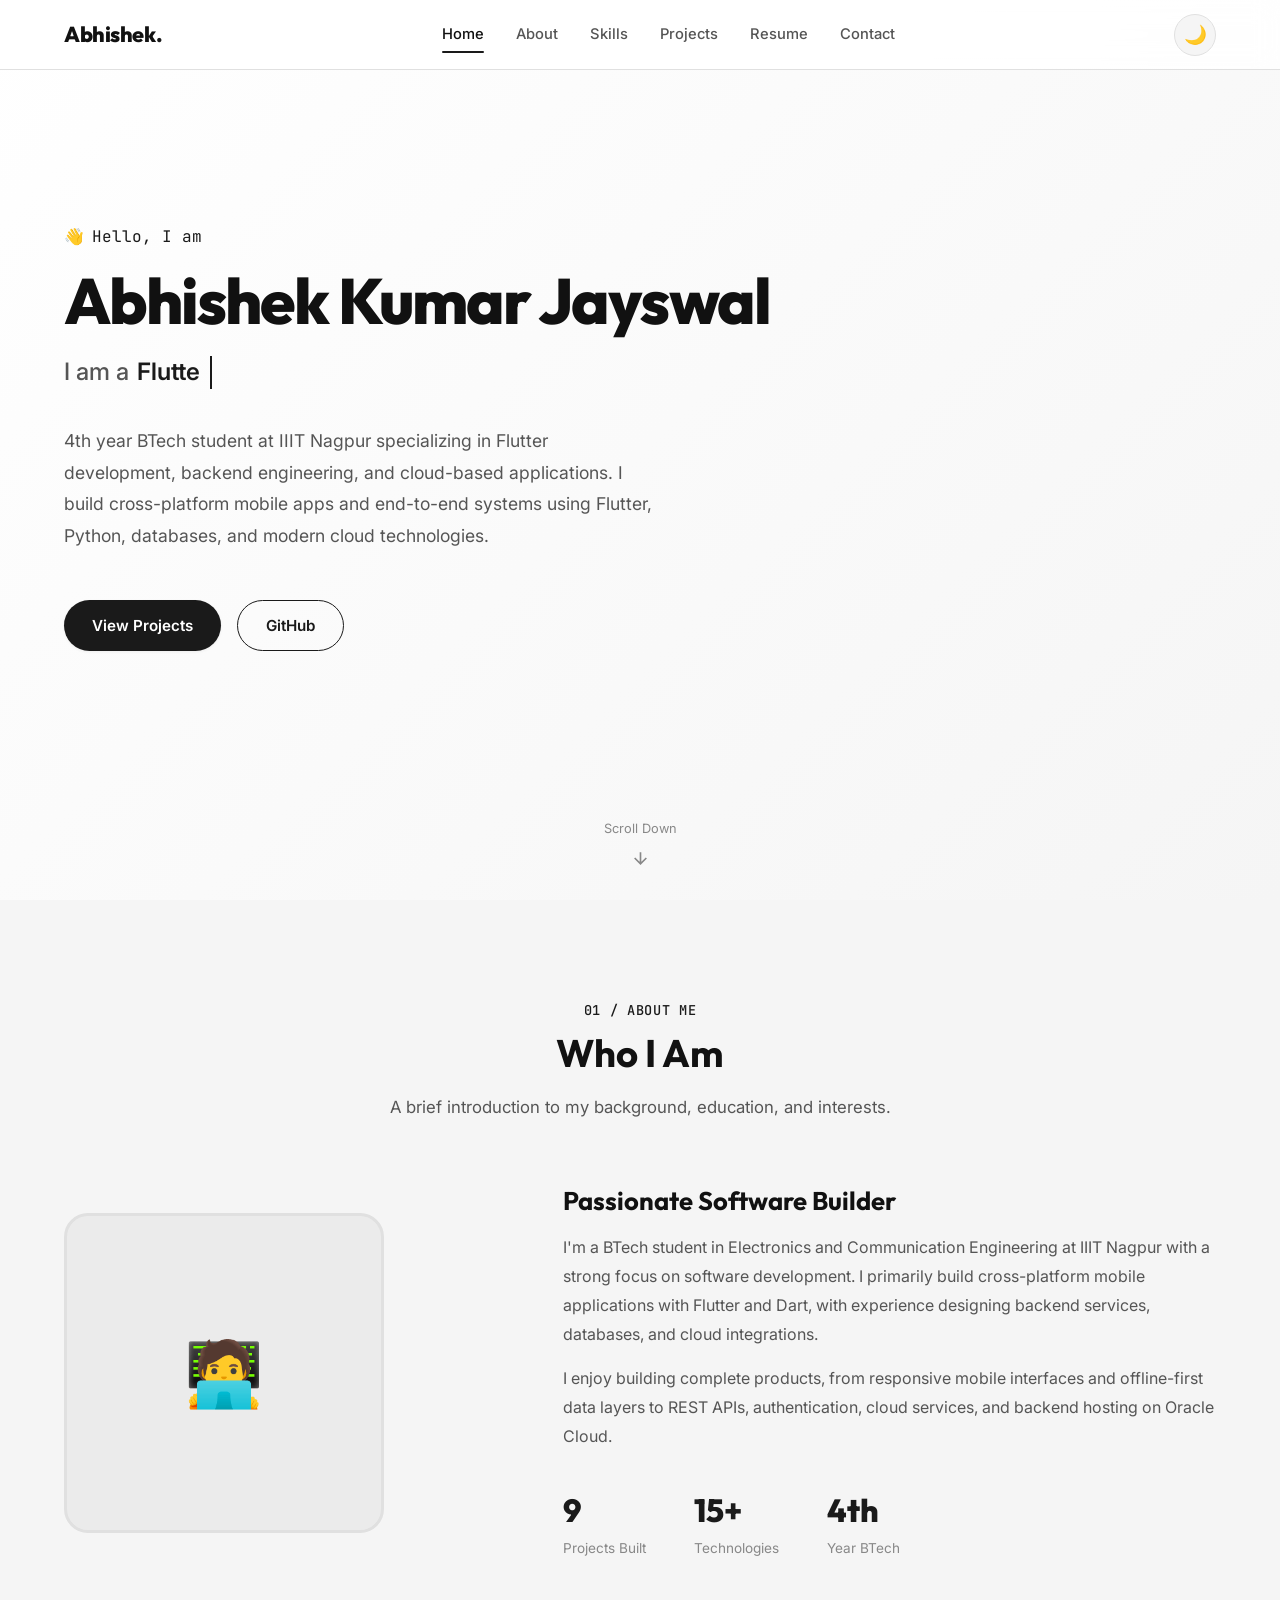
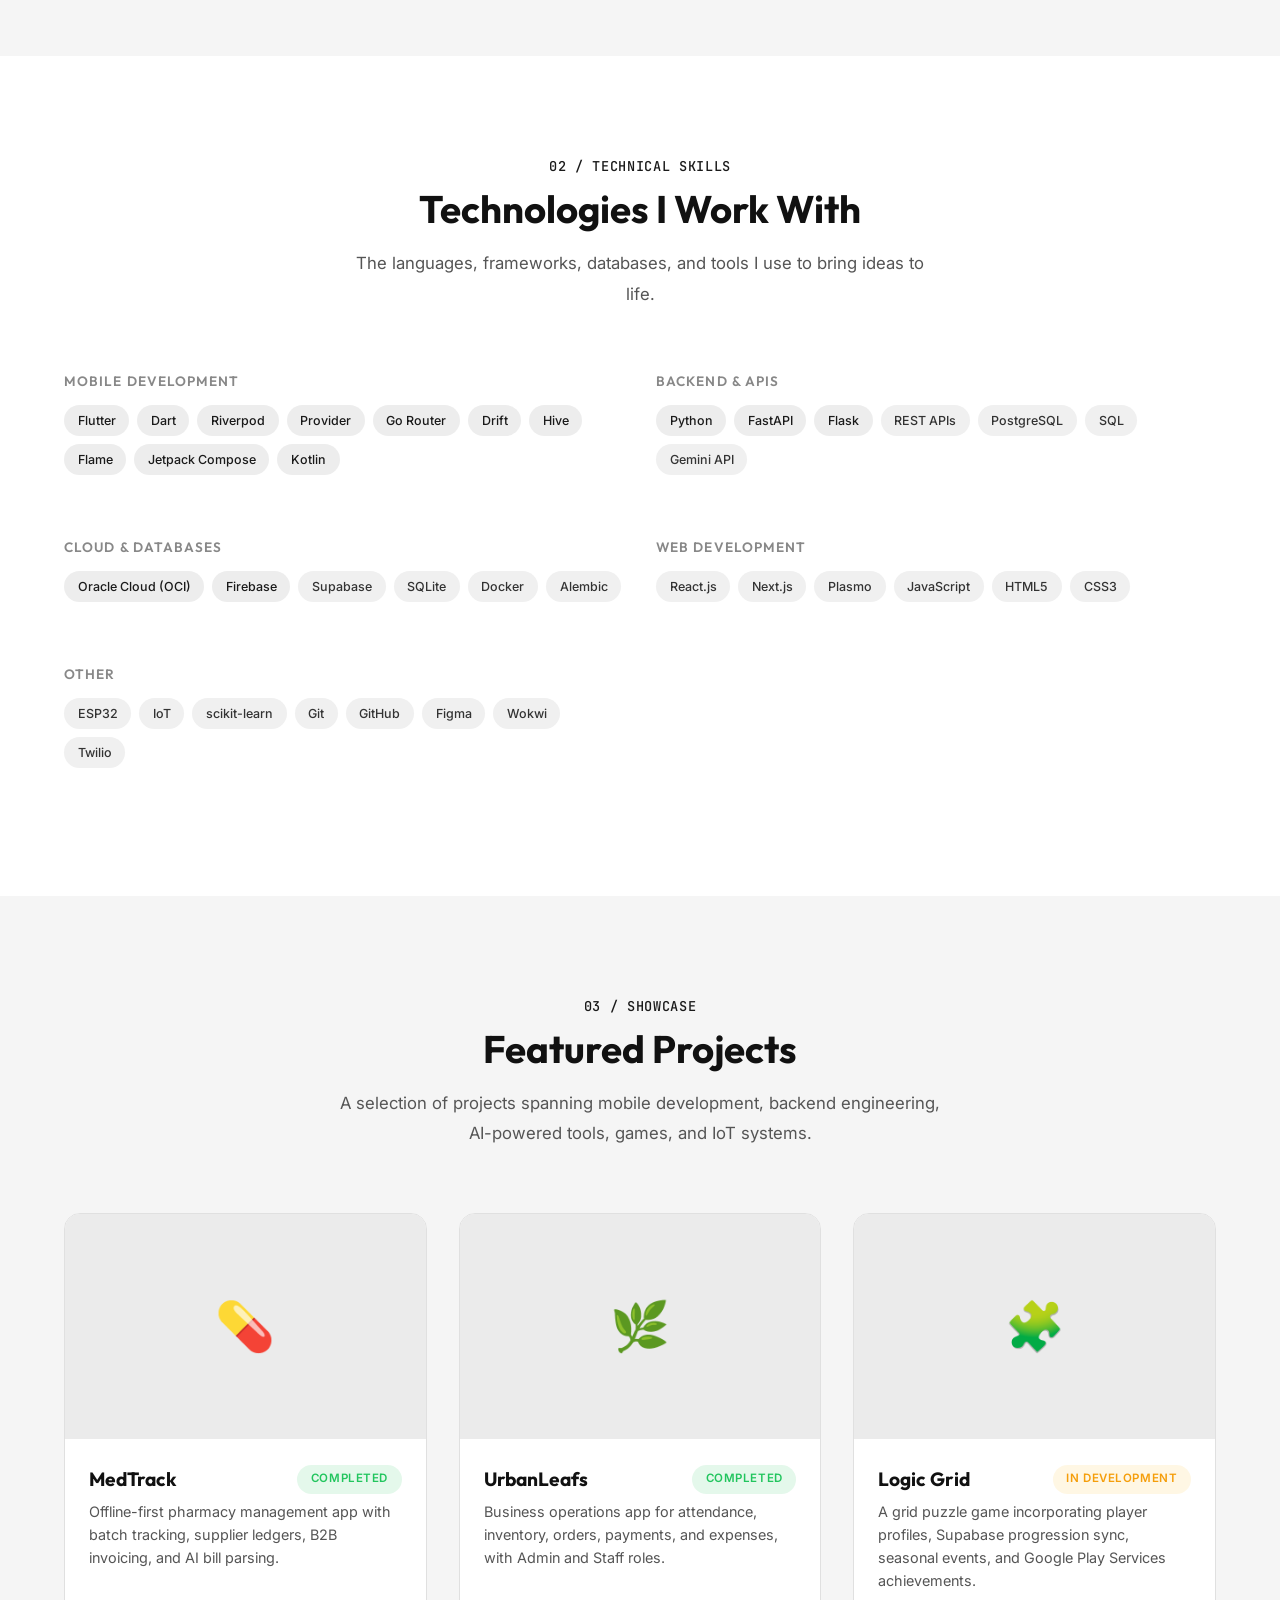
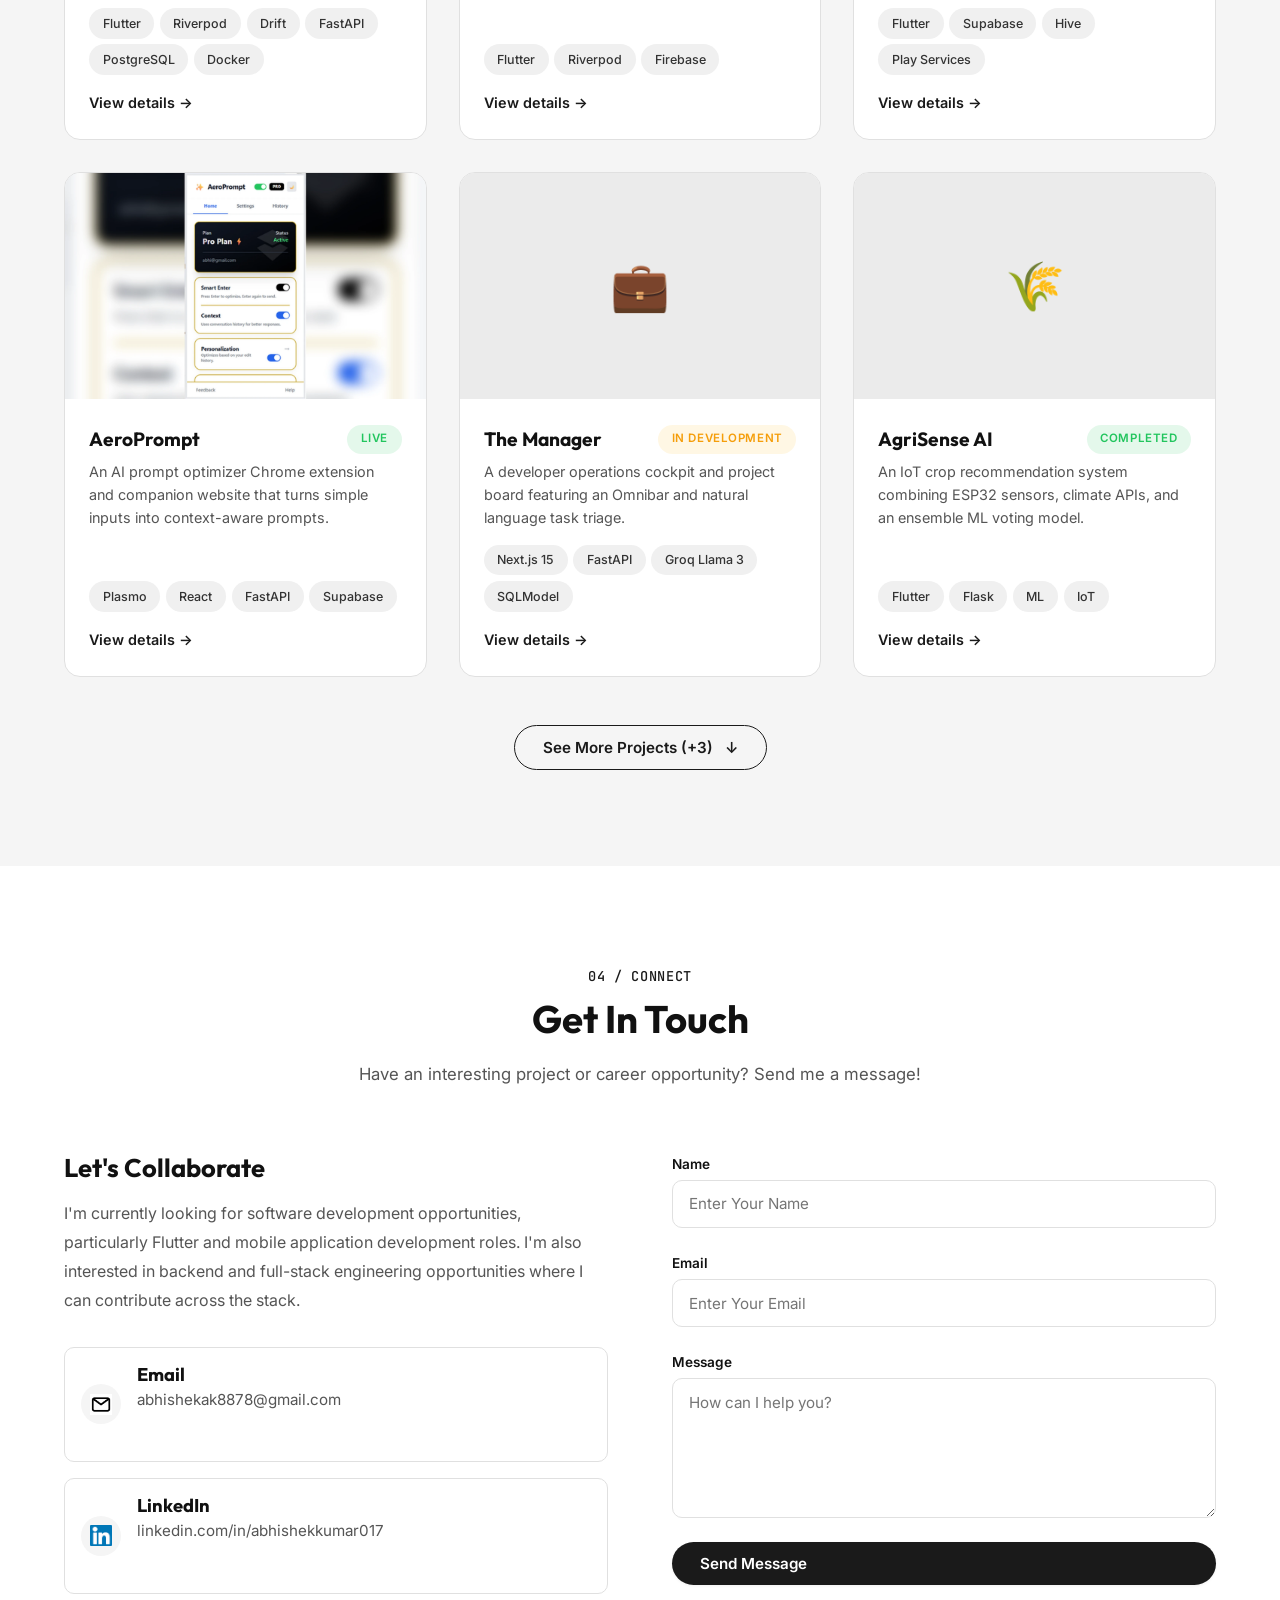
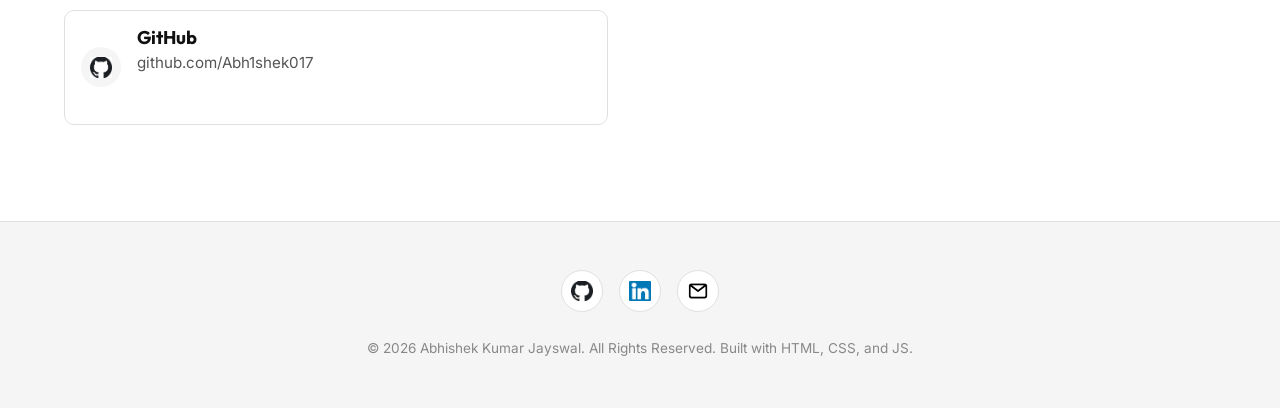
<file: index.html>
<!DOCTYPE html>
<html lang="en" data-theme="light">
<head>
  <meta charset="UTF-8">
  <meta name="viewport" content="width=device-width, initial-scale=1.0">
  <meta name="description" content="Flutter developer with backend and cloud experience. BTech ECE student at IIIT Nagpur.">
  <title>Abhishek Kumar Jayswal | Portfolio</title>
  
  <!-- CSS Stylesheets -->
  <link rel="stylesheet" href="css/styles.css?v=1.1">
  <link rel="stylesheet" href="css/components.css?v=1.1">
</head>
<body>

  <!-- ============================================================
       NAVIGATION
       ============================================================ -->
  <nav class="nav" id="nav">
    <div class="nav__inner">
      <a href="index.html" class="nav__logo">Abhishek<span>.</span></a>
      
      <div class="nav__links">
        <a href="#home" class="nav__link nav__link--active">Home</a>
        <a href="#about" class="nav__link">About</a>
        <a href="#skills" class="nav__link">Skills</a>
        <a href="#projects" class="nav__link">Projects</a>
        <a href="assets/resume.pdf" target="_blank" rel="noopener noreferrer" class="nav__link">Resume</a>
        <a href="#contact" class="nav__link">Contact</a>
      </div>

      <div class="nav__actions">
        <button class="theme-toggle" id="theme-toggle" aria-label="Toggle Theme">
          <span>🌙</span>
        </button>
        <button class="hamburger" id="hamburger" aria-label="Menu" aria-expanded="false">
          <span class="hamburger__line"></span>
          <span class="hamburger__line"></span>
          <span class="hamburger__line"></span>
        </button>
      </div>
    </div>
  </nav>

  <!-- Mobile Drawer Menu -->
  <div class="mobile-nav" id="mobile-nav">
    <a href="#home" class="mobile-nav__link">Home</a>
    <a href="#about" class="mobile-nav__link">About</a>
    <a href="#skills" class="mobile-nav__link">Skills</a>
    <a href="#projects" class="mobile-nav__link">Projects</a>
    <a href="assets/resume.pdf" target="_blank" rel="noopener noreferrer" class="mobile-nav__link">Resume</a>
    <a href="#contact" class="mobile-nav__link">Contact</a>
  </div>

  <!-- ============================================================
       HERO SECTION
       ============================================================ -->
  <header class="hero section" id="home">
    <div class="container hero__inner">
      <div class="hero__content">
        <div class="hero__greeting">
          <span>👋</span> Hello, I am
        </div>
        <h1 class="hero__name">Abhishek Kumar Jayswal</h1>
        <div class="hero__title-wrapper">
          <span class="hero__title-static">I am a</span>
          <span class="hero__title-dynamic" id="dynamic-text">Flutter Developer</span>
          <span class="hero__cursor"></span>
        </div>
        <p class="hero__desc">
          4th year BTech student at IIIT Nagpur specializing in Flutter development, backend engineering, and cloud-based applications. I build cross-platform mobile apps and end-to-end systems using Flutter, Python, databases, and modern cloud technologies.
        </p>
        <div class="hero__buttons">
          <a href="#projects" class="btn btn--primary">View Projects</a>
          <a href="https://github.com/Abh1shek017" target="_blank" rel="noopener noreferrer" class="btn btn--outline">GitHub</a>
        </div>
      </div>
    </div>
    
    <div class="hero__scroll-hint">
      <span>Scroll Down</span>
      <svg viewBox="0 0 24 24" fill="none" stroke="currentColor" stroke-width="2">
        <path d="M12 5v14M19 12l-7 7-7-7"/>
      </svg>
    </div>
  </header>

  <!-- ============================================================
       ABOUT SECTION
       ============================================================ -->
  <section class="section section--alt" id="about">
    <div class="container reveal">
      <div class="section-header">
        <span class="section-header__label">01 / ABOUT ME</span>
        <h2 class="section-header__title">Who I Am</h2>
        <p class="section-header__desc">A brief introduction to my background, education, and interests.</p>
      </div>

      <div class="about__content">
        <div class="about__image-wrapper">
          <div class="about__image-placeholder">🧑‍💻</div>
        </div>
        <div class="about__text">
          <h3>Passionate Software Builder</h3>
          <p>
            I'm a BTech student in Electronics and Communication Engineering at IIIT Nagpur with a strong focus on software development. I primarily build cross-platform mobile applications with Flutter and Dart, with experience designing backend services, databases, and cloud integrations.
          </p>
          <p>
            I enjoy building complete products, from responsive mobile interfaces and offline-first data layers to REST APIs, authentication, cloud services, and backend hosting on Oracle Cloud.
          </p>
          <div class="about__stats">
            <div class="about__stat-item">
              <div class="about__stat-num">9</div>
              <div class="about__stat-label">Projects Built</div>
            </div>
            <div class="about__stat-item">
              <div class="about__stat-num">15+</div>
              <div class="about__stat-label">Technologies</div>
            </div>
            <div class="about__stat-item">
              <div class="about__stat-num">4th</div>
              <div class="about__stat-label">Year BTech</div>
            </div>
          </div>
        </div>
      </div>
    </div>
  </section>

  <!-- ============================================================
       SKILLS SECTION
       ============================================================ -->
  <section class="section" id="skills">
    <div class="container reveal">
      <div class="section-header">
        <span class="section-header__label">02 / TECHNICAL SKILLS</span>
        <h2 class="section-header__title">Technologies I Work With</h2>
        <p class="section-header__desc">The languages, frameworks, databases, and tools I use to bring ideas to life.</p>
      </div>

      <div class="grid grid--2">
        <div class="skills__category">
          <h3 class="skills__category-title">Mobile Development</h3>
          <div class="skills__list">
            <span class="badge badge--accent">Flutter</span>
            <span class="badge badge--accent">Dart</span>
            <span class="badge badge--accent">Riverpod</span>
            <span class="badge badge--accent">Provider</span>
            <span class="badge badge--accent">Go Router</span>
            <span class="badge badge--accent">Drift</span>
            <span class="badge badge--accent">Hive</span>
            <span class="badge badge--accent">Flame</span>
            <span class="badge badge--accent">Jetpack Compose</span>
            <span class="badge badge--accent">Kotlin</span>
          </div>
        </div>

        <div class="skills__category">
          <h3 class="skills__category-title">Backend &amp; APIs</h3>
          <div class="skills__list">
            <span class="badge badge--accent">Python</span>
            <span class="badge badge--accent">FastAPI</span>
            <span class="badge badge--accent">Flask</span>
            <span class="badge">REST APIs</span>
            <span class="badge">PostgreSQL</span>
            <span class="badge">SQL</span>
            <span class="badge">Gemini API</span>
          </div>
        </div>

        <div class="skills__category">
          <h3 class="skills__category-title">Cloud &amp; Databases</h3>
          <div class="skills__list">
            <span class="badge badge--accent">Oracle Cloud (OCI)</span>
            <span class="badge badge--accent">Firebase</span>
            <span class="badge">Supabase</span>
            <span class="badge">SQLite</span>
            <span class="badge">Docker</span>
            <span class="badge">Alembic</span>
          </div>
        </div>

        <div class="skills__category">
          <h3 class="skills__category-title">Web Development</h3>
          <div class="skills__list">
            <span class="badge">React.js</span>
            <span class="badge">Next.js</span>
            <span class="badge">Plasmo</span>
            <span class="badge">JavaScript</span>
            <span class="badge">HTML5</span>
            <span class="badge">CSS3</span>
          </div>
        </div>

        <div class="skills__category">
          <h3 class="skills__category-title">Other</h3>
          <div class="skills__list">
            <span class="badge">ESP32</span>
            <span class="badge">IoT</span>
            <span class="badge">scikit-learn</span>
            <span class="badge">Git</span>
            <span class="badge">GitHub</span>
            <span class="badge">Figma</span>
            <span class="badge">Wokwi</span>
            <span class="badge">Twilio</span>
          </div>
        </div>
      </div>
    </div>
  </section>

  <!-- ============================================================
       PROJECTS SECTION
       ============================================================ -->
  <section class="section section--alt" id="projects">
    <div class="container reveal">
      <div class="section-header">
        <span class="section-header__label">03 / SHOWCASE</span>
        <h2 class="section-header__title">Featured Projects</h2>
        <p class="section-header__desc">A selection of projects spanning mobile development, backend engineering, AI-powered tools, games, and IoT systems.</p>
      </div>

      <div class="grid grid--3">
        <!-- Project 1: MedTrack -->
        <a href="projects/medtrack.html" class="project-card">
          <div class="project-card__image">💊</div>
          <div class="project-card__body">
            <div class="project-card__header">
              <div class="project-card__name">MedTrack</div>
              <span class="badge badge--status badge--completed">Completed</span>
            </div>
            <p class="project-card__desc">Offline-first pharmacy management app with batch tracking, supplier ledgers, B2B invoicing, and AI bill parsing.</p>
            <div class="project-card__tags">
              <span class="badge">Flutter</span>
              <span class="badge">Riverpod</span>
              <span class="badge">Drift</span>
              <span class="badge">FastAPI</span>
              <span class="badge">PostgreSQL</span>
              <span class="badge">Docker</span>
            </div>
            <span class="project-card__link">View details <span>→</span></span>
          </div>
        </a>

        <!-- Project 2: UrbanLeafs -->
        <a href="projects/urbanleafs.html" class="project-card">
          <div class="project-card__image">🌿</div>
          <div class="project-card__body">
            <div class="project-card__header">
              <div class="project-card__name">UrbanLeafs</div>
              <span class="badge badge--status badge--completed">Completed</span>
            </div>
            <p class="project-card__desc">Business operations app for attendance, inventory, orders, payments, and expenses, with Admin and Staff roles.</p>
            <div class="project-card__tags">
              <span class="badge">Flutter</span>
              <span class="badge">Riverpod</span>
              <span class="badge">Firebase</span>
            </div>
            <span class="project-card__link">View details <span>→</span></span>
          </div>
        </a>

        <!-- Project 3: Logic Grid -->
        <a href="projects/logic-grid.html" class="project-card">
          <div class="project-card__image">🧩</div>
          <div class="project-card__body">
            <div class="project-card__header">
              <div class="project-card__name">Logic Grid</div>
              <span class="badge badge--status badge--in-progress">In Development</span>
            </div>
            <p class="project-card__desc">A grid puzzle game incorporating player profiles, Supabase progression sync, seasonal events, and Google Play Services achievements.</p>
            <div class="project-card__tags">
              <span class="badge">Flutter</span>
              <span class="badge">Supabase</span>
              <span class="badge">Hive</span>
              <span class="badge">Play Services</span>
            </div>
            <span class="project-card__link">View details <span>→</span></span>
          </div>
        </a>

        <!-- Project 4: AeroPrompt -->
        <a href="projects/aeroprompt.html" class="project-card">
          <div class="project-card__image">
            <img src="assets/aeroprompt/Screenshot_2026-01-03_232355_with_bgc.webp" alt="AeroPrompt Dashboard & Prompt History">
          </div>
          <div class="project-card__body">
            <div class="project-card__header">
              <div class="project-card__name">AeroPrompt</div>
              <span class="badge badge--status badge--completed">Live</span>
            </div>
            <p class="project-card__desc">An AI prompt optimizer Chrome extension and companion website that turns simple inputs into context-aware prompts.</p>
            <div class="project-card__tags">
              <span class="badge">Plasmo</span>
              <span class="badge">React</span>
              <span class="badge">FastAPI</span>
              <span class="badge">Supabase</span>
            </div>
            <span class="project-card__link">View details <span>→</span></span>
          </div>
        </a>

        <!-- Project 5: The Manager -->
        <a href="projects/manager.html" class="project-card">
          <div class="project-card__image">💼</div>
          <div class="project-card__body">
            <div class="project-card__header">
              <div class="project-card__name">The Manager</div>
              <span class="badge badge--status badge--in-progress">In Development</span>
            </div>
            <p class="project-card__desc">A developer operations cockpit and project board featuring an Omnibar and natural language task triage.</p>
            <div class="project-card__tags">
              <span class="badge">Next.js 15</span>
              <span class="badge">FastAPI</span>
              <span class="badge">Groq Llama 3</span>
              <span class="badge">SQLModel</span>
            </div>
            <span class="project-card__link">View details <span>→</span></span>
          </div>
        </a>

        <!-- Project 6: AgriSense AI -->
        <a href="projects/agrisense.html" class="project-card">
          <div class="project-card__image">🌾</div>
          <div class="project-card__body">
            <div class="project-card__header">
              <div class="project-card__name">AgriSense AI</div>
              <span class="badge badge--status badge--completed">Completed</span>
            </div>
            <p class="project-card__desc">An IoT crop recommendation system combining ESP32 sensors, climate APIs, and an ensemble ML voting model.</p>
            <div class="project-card__tags">
              <span class="badge">Flutter</span>
              <span class="badge">Flask</span>
              <span class="badge">ML</span>
              <span class="badge">IoT</span>
            </div>
            <span class="project-card__link">View details <span>→</span></span>
          </div>
        </a>

        <!-- Project 7: ReBalance -->
        <a href="projects/rebalance.html" class="project-card project-card--hidden">
          <div class="project-card__image">🌟</div>
          <div class="project-card__body">
            <div class="project-card__header">
              <div class="project-card__name">ReBalance</div>
              <span class="badge badge--status badge--archived">Archived</span>
            </div>
            <p class="project-card__desc">A digital wellness tracker featuring screen-time gamification, app usage limitations, and context-aware suggestions.</p>
            <div class="project-card__tags">
              <span class="badge">Flutter</span>
              <span class="badge">Hive</span>
              <span class="badge">UsageStats</span>
            </div>
            <span class="project-card__link">View details <span>→</span></span>
          </div>
        </a>

        <!-- Project 8: NextMove -->
        <a href="projects/nextmove.html" class="project-card project-card--hidden">
          <div class="project-card__image">🚗</div>
          <div class="project-card__body">
            <div class="project-card__header">
              <div class="project-card__name">NextMove</div>
              <span class="badge badge--status badge--archived">Archived</span>
            </div>
            <p class="project-card__desc">Mobility tracking and mode classification (walking, driving, cycling) utilizing Android motion sensors, GPS tracking, and FastAPI backend predictions.</p>
            <div class="project-card__tags">
              <span class="badge">Flutter</span>
              <span class="badge">FastAPI</span>
              <span class="badge">ML</span>
              <span class="badge">Sensors</span>
            </div>
            <span class="project-card__link">View details <span>→</span></span>
          </div>
        </a>

        <!-- Project 9: Duel Fights -->
        <a href="projects/duel-fights.html" class="project-card project-card--hidden">
          <div class="project-card__image">🎮</div>
          <div class="project-card__body">
            <div class="project-card__header">
              <div class="project-card__name">Duel Fights</div>
              <span class="badge badge--status badge--archived">Archived</span>
            </div>
            <p class="project-card__desc">A local and online multiplayer pong combat game powered by Google Nearby Connections and the Flame game engine.</p>
            <div class="project-card__tags">
              <span class="badge">Flutter</span>
              <span class="badge">Flame</span>
              <span class="badge">Nearby Connect</span>
            </div>
            <span class="project-card__link">View details <span>→</span></span>
          </div>
        </a>
      </div>

      <div class="projects__actions" style="display: flex; justify-content: center; margin-top: var(--space-2xl);">
        <button type="button" class="btn btn--outline" id="projects-toggle-btn" aria-expanded="false" style="cursor: pointer;">
          <span>See More Projects (+3)</span>
          <span class="projects__toggle-icon" style="margin-left: var(--space-xs);">↓</span>
        </button>
      </div>
    </div>
  </section>

  <!-- ============================================================
       CONTACT SECTION
       ============================================================ -->
  <section class="section" id="contact">
    <div class="container reveal">
      <div class="section-header">
        <span class="section-header__label">04 / CONNECT</span>
        <h2 class="section-header__title">Get In Touch</h2>
        <p class="section-header__desc">Have an interesting project or career opportunity? Send me a message!</p>
      </div>

      <div class="contact__content">
        <div class="contact__info">
          <h3>Let's Collaborate</h3>
          <p>
            I'm currently looking for software development opportunities, particularly Flutter and mobile application development roles. I'm also interested in backend and full-stack engineering opportunities where I can contribute across the stack.
          </p>
          <div class="contact__links">
            <a href="mailto:abhishekak8878@gmail.com" class="contact__link-item">
              <div class="contact__link-icon">
                <img src="assets/icons/email.png" alt="Email">
              </div>
              <div>
                <h4>Email</h4>
                <p>abhishekak8878@gmail.com</p>
              </div>
            </a>
            <a href="https://www.linkedin.com/in/abhishekkumar017" target="_blank" rel="noopener" class="contact__link-item">
              <div class="contact__link-icon">
                <img src="assets/icons/linkedin.png" alt="LinkedIn">
              </div>
              <div>
                <h4>LinkedIn</h4>
                <p>linkedin.com/in/abhishekkumar017</p>
              </div>
            </a>
            <a href="https://github.com/Abh1shek017" target="_blank" rel="noopener" class="contact__link-item">
              <div class="contact__link-icon">
                <img src="assets/icons/github.png" alt="GitHub">
              </div>
              <div>
                <h4>GitHub</h4>
                <p>github.com/Abh1shek017</p>
              </div>
            </a>
          </div>
        </div>

        <div>
          <!-- Using FormSubmit endpoint to deliver messages directly to email -->
          <form action="https://formsubmit.co/ajax/abhishekak8878@gmail.com" method="POST" class="contact-form" id="contact-form">
            <input type="hidden" name="_subject" value="New Portfolio Message from Contact Form">
            <input type="hidden" name="_captcha" value="false">
            <input type="hidden" name="_template" value="table">
            <div class="form-group">
              <label for="name">Name</label>
              <input type="text" id="name" name="name" required placeholder="Enter Your Name">
            </div>
            <div class="form-group">
              <label for="email">Email</label>
              <input type="email" id="email" name="email" required placeholder="Enter Your Email">
            </div>
            <div class="form-group">
              <label for="message">Message</label>
              <textarea id="message" name="message" required placeholder="How can I help you?"></textarea>
            </div>
            <div class="form-success" id="form-success"></div>
            <button type="submit" class="btn btn--primary">Send Message</button>
          </form>
        </div>
      </div>
    </div>
  </section>

  <!-- ============================================================
       FOOTER
       ============================================================ -->
  <footer class="footer">
    <div class="container">
      <div class="footer__social">
        <a href="https://github.com/Abh1shek017" target="_blank" rel="noopener" class="footer__social-link" aria-label="GitHub">
          <img src="assets/icons/github.png" alt="GitHub">
        </a>
        <a href="https://www.linkedin.com/in/abhishekkumar017" target="_blank" rel="noopener" class="footer__social-link" aria-label="LinkedIn">
          <img src="assets/icons/linkedin.png" alt="LinkedIn">
        </a>
        <a href="mailto:abhishekak8878@gmail.com" class="footer__social-link" aria-label="Email">
          <img src="assets/icons/email.png" alt="Email">
        </a>
      </div>
      <p class="footer__text">
        © 2026 Abhishek Kumar Jayswal. All Rights Reserved. Built with HTML, CSS, and JS.
      </p>
    </div>
  </footer>

  <!-- Floating Back to Top Button -->
  <button class="back-to-top" id="back-to-top" aria-label="Back to top">
    ▲
  </button>

  <!-- JavaScript Files -->
  <script src="js/projects.js?v=1.1"></script>
  <script src="js/main.js?v=1.1"></script>
</body>
</html>
</file>
<file: css/styles.css>
/* ============================================================
   PORTFOLIO — Core Design System (styles.css)
   Dual theme: Light (white/black) + Dark (black/blue)
   ============================================================ */

/* --- Google Fonts --- */
@import url('https://fonts.googleapis.com/css2?family=Inter:wght@300;400;500;600;700&family=Outfit:wght@400;500;600;700;800&family=JetBrains+Mono:wght@400;500&display=swap');

/* ============================================================
   CSS CUSTOM PROPERTIES (Design Tokens)
   ============================================================ */
:root {
  /* --- Light Mode (Default) --- */
  --bg-primary: #FFFFFF;
  --bg-secondary: #F5F5F5;
  --bg-tertiary: #EBEBEB;
  --text-primary: #111111;
  --text-secondary: #555555;
  --text-muted: #888888;
  --accent: #1A1A1A;
  --accent-hover: #333333;
  --accent-subtle: rgba(26, 26, 26, 0.08);
  --border: #E0E0E0;
  --border-light: #F0F0F0;
  --shadow-sm: 0 1px 3px rgba(0,0,0,0.06);
  --shadow-md: 0 4px 12px rgba(0,0,0,0.08);
  --shadow-lg: 0 8px 30px rgba(0,0,0,0.1);
  --shadow-xl: 0 16px 50px rgba(0,0,0,0.12);
  --card-bg: #FFFFFF;
  --overlay: rgba(0,0,0,0.5);
  --badge-bg: #F0F0F0;
  --badge-text: #333333;
  --gradient-hero: linear-gradient(135deg, #FFFFFF 0%, #F5F5F5 100%);
  --nav-bg: rgba(255,255,255,0.85);
  --scrollbar-thumb: #CCCCCC;
  --scrollbar-track: #F5F5F5;

  /* --- Typography --- */
  --font-body: 'Inter', -apple-system, BlinkMacSystemFont, 'Segoe UI', sans-serif;
  --font-heading: 'Outfit', 'Inter', sans-serif;
  --font-mono: 'JetBrains Mono', 'Fira Code', monospace;

  /* --- Spacing --- */
  --space-xs: 0.25rem;
  --space-sm: 0.5rem;
  --space-md: 1rem;
  --space-lg: 1.5rem;
  --space-xl: 2rem;
  --space-2xl: 3rem;
  --space-3xl: 4rem;
  --space-4xl: 6rem;

  /* --- Sizing --- */
  --container-max: 1200px;
  --container-narrow: 1200px;
  --nav-height: 70px;
  --border-radius-sm: 6px;
  --border-radius-md: 10px;
  --border-radius-lg: 16px;
  --border-radius-xl: 24px;
  --border-radius-full: 9999px;

  /* --- Transitions --- */
  --transition-fast: 150ms ease;
  --transition-base: 250ms ease;
  --transition-slow: 400ms ease;
  --transition-spring: 500ms cubic-bezier(0.34, 1.56, 0.64, 1);
}

/* --- Dark Mode --- */
[data-theme="dark"] {
  --bg-primary: #0A0A0C;      /* Deep black-charcoal */
  --bg-secondary: #121216;    /* Very dark grey/black */
  --bg-tertiary: #1E1E24;     /* Dark grey */
  --text-primary: #F3F3F6;    /* Off-white */
  --text-secondary: #A0A0B0;  /* Muted cool grey */
  --text-muted: #626270;      /* Dark cool grey */
  --accent: #4A9EE8;          /* Bright blue */
  --accent-hover: #3A7BD5;    /* Medium blue */
  --accent-subtle: rgba(74, 158, 232, 0.12);
  --border: #22222A;          /* Subtle dark border */
  --border-light: #18181E;    /* Very subtle dark border */
  --shadow-sm: 0 1px 3px rgba(0,0,0,0.3);
  --shadow-md: 0 4px 12px rgba(0,0,0,0.4);
  --shadow-lg: 0 8px 30px rgba(0,0,0,0.5);
  --shadow-xl: 0 16px 50px rgba(0,0,0,0.6);
  --card-bg: #121216;         /* Match secondary bg */
  --overlay: rgba(5,5,8,0.8);
  --badge-bg: #1E1E24;
  --badge-text: #D0D0E0;
  --gradient-hero: linear-gradient(135deg, #0A0A0C 0%, #121216 100%);
  --nav-bg: rgba(10, 10, 12, 0.85);
  --scrollbar-thumb: #2D2D37;
  --scrollbar-track: #0A0A0C;
}

/* ============================================================
   CSS RESET
   ============================================================ */
*, *::before, *::after {
  margin: 0;
  padding: 0;
  box-sizing: border-box;
}

html {
  scroll-behavior: smooth;
  font-size: 16px;
  -webkit-text-size-adjust: 100%;
}

body {
  font-family: var(--font-body);
  background-color: var(--bg-primary);
  color: var(--text-primary);
  line-height: 1.7;
  min-height: 100vh;
  transition: background-color var(--transition-slow), color var(--transition-slow);
  overflow-x: hidden;
  -webkit-font-smoothing: antialiased;
  -moz-osx-font-smoothing: grayscale;
}

body.nav-open {
  overflow: hidden;
}

a {
  color: var(--accent);
  text-decoration: none;
  transition: color var(--transition-fast);
}

a:hover {
  color: var(--accent-hover);
}

img {
  max-width: 100%;
  height: auto;
  display: block;
}

ul, ol {
  list-style: none;
}

button {
  cursor: pointer;
  font-family: inherit;
  border: none;
  background: none;
}

/* --- Scrollbar --- */
::-webkit-scrollbar {
  width: 8px;
}
::-webkit-scrollbar-track {
  background: var(--scrollbar-track);
}
::-webkit-scrollbar-thumb {
  background: var(--scrollbar-thumb);
  border-radius: var(--border-radius-full);
}

/* ============================================================
   TYPOGRAPHY
   ============================================================ */
h1, h2, h3, h4, h5, h6 {
  font-family: var(--font-heading);
  font-weight: 700;
  line-height: 1.2;
  color: var(--text-primary);
}

h1 { font-size: clamp(2.2rem, 5vw, 3.5rem); }
h2 { font-size: clamp(1.6rem, 3.5vw, 2.4rem); }
h3 { font-size: clamp(1.2rem, 2.5vw, 1.6rem); }
h4 { font-size: 1.15rem; }

p {
  color: var(--text-secondary);
  line-height: 1.8;
  font-weight: 400;
}

.text-muted { color: var(--text-muted); }
.text-accent { color: var(--accent); }
.text-center { text-align: center; }
.font-mono { font-family: var(--font-mono); }

/* ============================================================
   LAYOUT
   ============================================================ */
.container {
  width: 100%;
  max-width: var(--container-max);
  margin: 0 auto;
  padding: 0 var(--space-lg);
}

.container--narrow {
  max-width: var(--container-narrow);
}

.section {
  padding: var(--space-4xl) 0;
}

.section--alt {
  background-color: var(--bg-secondary);
}

/* --- Grid --- */
.grid {
  display: grid;
  gap: var(--space-xl);
}

.grid--2 { grid-template-columns: repeat(2, 1fr); }
.grid--3 { grid-template-columns: repeat(3, 1fr); }
.grid--4 { grid-template-columns: repeat(4, 1fr); }

@media (max-width: 1024px) {
  .grid--3 { grid-template-columns: repeat(2, 1fr); }
  .grid--4 { grid-template-columns: repeat(2, 1fr); }
}

@media (max-width: 768px) {
  .grid--2,
  .grid--3,
  .grid--4 { grid-template-columns: 1fr; }

  .section { padding: var(--space-3xl) 0; }
}

/* --- Flex Utilities --- */
.flex { display: flex; }
.flex-col { flex-direction: column; }
.flex-wrap { flex-wrap: wrap; }
.items-center { align-items: center; }
.justify-center { justify-content: center; }
.justify-between { justify-content: space-between; }
.gap-xs { gap: var(--space-xs); }
.gap-sm { gap: var(--space-sm); }
.gap-md { gap: var(--space-md); }
.gap-lg { gap: var(--space-lg); }
.gap-xl { gap: var(--space-xl); }

/* ============================================================
   ANIMATION KEYFRAMES
   ============================================================ */
@keyframes fadeInUp {
  from {
    opacity: 0;
    transform: translateY(30px);
  }
  to {
    opacity: 1;
    transform: translateY(0);
  }
}

@keyframes fadeIn {
  from { opacity: 0; }
  to { opacity: 1; }
}

@keyframes slideInLeft {
  from {
    opacity: 0;
    transform: translateX(-30px);
  }
  to {
    opacity: 1;
    transform: translateX(0);
  }
}

@keyframes slideInRight {
  from {
    opacity: 0;
    transform: translateX(30px);
  }
  to {
    opacity: 1;
    transform: translateX(0);
  }
}

@keyframes scaleIn {
  from {
    opacity: 0;
    transform: scale(0.9);
  }
  to {
    opacity: 1;
    transform: scale(1);
  }
}

@keyframes typingBlink {
  0%, 100% { opacity: 1; }
  50% { opacity: 0; }
}

@keyframes float {
  0%, 100% { transform: translateY(0px); }
  50% { transform: translateY(-8px); }
}

@keyframes shimmer {
  0% { background-position: -200% 0; }
  100% { background-position: 200% 0; }
}

/* --- Scroll Reveal --- */
.reveal {
  opacity: 0;
  transform: translateY(30px);
  transition: opacity 0.6s ease, transform 0.6s ease;
}

.reveal.revealed {
  opacity: 1;
  transform: translateY(0);
}

.reveal--delay-1 { transition-delay: 0.1s; }
.reveal--delay-2 { transition-delay: 0.2s; }
.reveal--delay-3 { transition-delay: 0.3s; }
.reveal--delay-4 { transition-delay: 0.4s; }

/* ============================================================
   BUTTONS
   ============================================================ */
.btn {
  display: inline-flex;
  align-items: center;
  gap: var(--space-sm);
  padding: 0.75rem 1.75rem;
  font-family: var(--font-body);
  font-size: 0.95rem;
  font-weight: 600;
  border-radius: var(--border-radius-full);
  transition: all var(--transition-base);
  white-space: nowrap;
  text-decoration: none;
}

.btn--primary {
  background-color: var(--accent);
  color: var(--bg-primary);
  box-shadow: var(--shadow-sm);
}

.btn--primary:hover {
  background-color: var(--accent-hover);
  transform: translateY(-2px);
  box-shadow: var(--shadow-md);
  color: var(--bg-primary);
}

.btn--outline {
  background-color: transparent;
  color: var(--accent);
  border: 1.5px solid var(--accent);
}

.btn--outline:hover {
  background-color: var(--accent-subtle);
  transform: translateY(-2px);
}

.btn--ghost {
  background-color: transparent;
  color: var(--text-secondary);
  padding: 0.5rem 1rem;
}

.btn--ghost:hover {
  color: var(--accent);
  background-color: var(--accent-subtle);
}

.btn--sm {
  padding: 0.5rem 1.25rem;
  font-size: 0.85rem;
}

.btn--lg {
  padding: 1rem 2.25rem;
  font-size: 1.05rem;
}

/* ============================================================
   BADGES
   ============================================================ */
.badge {
  display: inline-flex;
  align-items: center;
  gap: 0.35rem;
  padding: 0.3rem 0.85rem;
  font-size: 0.78rem;
  font-weight: 500;
  border-radius: var(--border-radius-full);
  background-color: var(--badge-bg);
  color: var(--badge-text);
  transition: all var(--transition-fast);
  white-space: nowrap;
}

.badge:hover {
  transform: translateY(-1px);
  box-shadow: var(--shadow-sm);
}

.badge--accent {
  background-color: var(--accent-subtle);
  color: var(--accent);
}

.badge--status {
  font-size: 0.72rem;
  font-weight: 600;
  text-transform: uppercase;
  letter-spacing: 0.05em;
}

.badge--completed {
  background-color: rgba(34, 197, 94, 0.12);
  color: #22c55e;
}

.badge--in-progress {
  background-color: rgba(251, 191, 36, 0.12);
  color: #f59e0b;
}

.badge--archived {
  background-color: rgba(148, 163, 184, 0.16);
  color: var(--text-secondary);
}

/* ============================================================
   SECTION HEADERS
   ============================================================ */
.section-header {
  text-align: center;
  margin-bottom: var(--space-3xl);
}

.section-header__label {
  display: inline-block;
  font-family: var(--font-mono);
  font-size: 0.85rem;
  font-weight: 500;
  color: var(--accent);
  margin-bottom: var(--space-sm);
  letter-spacing: 0.05em;
}

.section-header__title {
  margin-bottom: var(--space-md);
}

.section-header__desc {
  max-width: 600px;
  margin: 0 auto;
  font-size: 1.05rem;
}

/* ============================================================
   PLACEHOLDER IMAGE
   ============================================================ */
.placeholder-img {
  width: 100%;
  aspect-ratio: 16 / 9;
  background: var(--bg-tertiary);
  border-radius: var(--border-radius-md);
  display: flex;
  align-items: center;
  justify-content: center;
  color: var(--text-muted);
  font-size: 0.9rem;
  border: 1px dashed var(--border);
}

/* ============================================================
   RESPONSIVE HELPERS
   ============================================================ */
.hide-mobile { display: block; }
.show-mobile { display: none; }

@media (max-width: 768px) {
  .hide-mobile { display: none !important; }
  .show-mobile { display: block !important; }
}
</file>
<file: css/components.css>
/* ============================================================
   PORTFOLIO — Component Styles (components.css)
   ============================================================ */

/* ============================================================
   NAVIGATION
   ============================================================ */
.nav {
  position: fixed;
  top: 0;
  left: 0;
  right: 0;
  height: var(--nav-height);
  background: var(--nav-bg);
  backdrop-filter: blur(12px);
  -webkit-backdrop-filter: blur(12px);
  border-bottom: 1px solid var(--border);
  z-index: 1000;
  transition: background var(--transition-slow), border-color var(--transition-slow);
}

.nav__inner {
  max-width: var(--container-max);
  margin: 0 auto;
  padding: 0 var(--space-lg);
  height: 100%;
  display: flex;
  align-items: center;
  justify-content: space-between;
}

.nav__logo {
  font-family: var(--font-heading);
  font-size: 1.35rem;
  font-weight: 800;
  color: var(--text-primary);
  text-decoration: none;
  letter-spacing: -0.02em;
  transition: color var(--transition-fast);
}

.nav__logo span {
  color: var(--accent);
}

.nav__links {
  display: flex;
  align-items: center;
  gap: var(--space-xl);
}

.nav__link {
  font-size: 0.92rem;
  font-weight: 500;
  color: var(--text-secondary);
  text-decoration: none;
  padding: 0.4rem 0;
  position: relative;
  transition: color var(--transition-fast);
}

.nav__link::after {
  content: '';
  position: absolute;
  bottom: 0;
  left: 0;
  width: 0;
  height: 2px;
  background-color: var(--accent);
  transition: width var(--transition-base);
  border-radius: var(--border-radius-full);
}

.nav__link:hover,
.nav__link--active {
  color: var(--text-primary);
}

.nav__link:hover::after,
.nav__link--active::after {
  width: 100%;
}

.nav__actions {
  display: flex;
  align-items: center;
  gap: var(--space-md);
}

/* --- Theme Toggle --- */
.theme-toggle {
  width: 42px;
  height: 42px;
  border-radius: var(--border-radius-full);
  display: flex;
  align-items: center;
  justify-content: center;
  background: var(--bg-secondary);
  border: 1px solid var(--border);
  color: var(--text-secondary);
  font-size: 1.15rem;
  transition: all var(--transition-base);
  cursor: pointer;
}

.theme-toggle:hover {
  background: var(--accent-subtle);
  color: var(--accent);
  transform: rotate(15deg);
}

/* --- Hamburger --- */
.hamburger {
  display: none;
  flex-direction: column;
  gap: 5px;
  width: 28px;
  cursor: pointer;
  padding: 4px 0;
  background: none;
  border: none;
}

.hamburger__line {
  width: 100%;
  height: 2px;
  background-color: var(--text-primary);
  border-radius: var(--border-radius-full);
  transition: all var(--transition-base);
}

.hamburger.active .hamburger__line:nth-child(1) {
  transform: rotate(45deg) translate(5px, 5px);
}

.hamburger.active .hamburger__line:nth-child(2) {
  opacity: 0;
}

.hamburger.active .hamburger__line:nth-child(3) {
  transform: rotate(-45deg) translate(5px, -5px);
}

/* --- Mobile Nav --- */
.mobile-nav {
  display: none;
  position: fixed;
  top: var(--nav-height);
  left: 0;
  right: 0;
  bottom: 0;
  background: var(--bg-primary);
  z-index: 999;
  padding: var(--space-2xl) var(--space-lg);
  flex-direction: column;
  gap: var(--space-lg);
  opacity: 0;
  transform: translateY(-10px);
  transition: opacity var(--transition-base), transform var(--transition-base);
}

.mobile-nav.open {
  display: flex;
  opacity: 1;
  transform: translateY(0);
}

.mobile-nav__link {
  font-family: var(--font-heading);
  font-size: 1.5rem;
  font-weight: 600;
  color: var(--text-secondary);
  text-decoration: none;
  padding: var(--space-sm) 0;
  border-bottom: 1px solid var(--border);
  transition: color var(--transition-fast);
}

.mobile-nav__link:hover {
  color: var(--accent);
}

@media (max-width: 768px) {
  .nav__links { display: none; }
  .hamburger { display: flex; }
}

/* ============================================================
   HERO SECTION
   ============================================================ */
.hero {
  min-height: 100vh;
  display: flex;
  align-items: center;
  padding-top: var(--nav-height);
  background: var(--gradient-hero);
  position: relative;
  overflow: hidden;
}

.hero__content {
  max-width: 750px;
}

.hero__greeting {
  font-family: var(--font-mono);
  font-size: 1rem;
  color: var(--accent);
  margin-bottom: var(--space-md);
  display: flex;
  align-items: center;
  gap: var(--space-sm);
}

.hero__name {
  font-size: clamp(2.5rem, 6vw, 4rem);
  font-weight: 800;
  letter-spacing: -0.03em;
  margin-bottom: var(--space-md);
  line-height: 1.1;
}

.hero__title-wrapper {
  display: flex;
  align-items: center;
  gap: var(--space-sm);
  font-size: clamp(1.1rem, 2.5vw, 1.5rem);
  font-weight: 500;
  color: var(--text-secondary);
  margin-bottom: var(--space-xl);
  min-height: 2.5rem;
}

.hero__title-static {
  color: var(--text-secondary);
}

.hero__title-dynamic {
  color: var(--accent);
  font-weight: 600;
}

.hero__cursor {
  display: inline-block;
  width: 2px;
  height: 1.4em;
  background-color: var(--accent);
  margin-left: 2px;
  animation: typingBlink 1s infinite;
}

.hero__desc {
  font-size: 1.1rem;
  color: var(--text-secondary);
  line-height: 1.8;
  margin-bottom: var(--space-2xl);
  max-width: 600px;
}

.hero__buttons {
  display: flex;
  flex-wrap: wrap;
  gap: var(--space-md);
}

.hero__scroll-hint {
  position: absolute;
  bottom: 2rem;
  left: 50%;
  transform: translateX(-50%);
  display: flex;
  flex-direction: column;
  align-items: center;
  gap: var(--space-sm);
  color: var(--text-muted);
  font-size: 0.8rem;
  animation: float 2.5s ease-in-out infinite;
}

.hero__scroll-hint svg {
  width: 20px;
  height: 20px;
}

@media (max-width: 768px) {
  .hero { min-height: 90vh; }
  .hero__scroll-hint { display: none; }
}

/* ============================================================
   ABOUT SECTION
   ============================================================ */
.about__content {
  display: grid;
  grid-template-columns: 1fr 1.5fr;
  gap: var(--space-3xl);
  align-items: center;
}

.about__image-wrapper {
  position: relative;
}

.about__image {
  width: 100%;
  max-width: 320px;
  aspect-ratio: 1;
  border-radius: var(--border-radius-xl);
  object-fit: cover;
  border: 3px solid var(--border);
  box-shadow: var(--shadow-lg);
}

.about__image-placeholder {
  width: 100%;
  max-width: 320px;
  aspect-ratio: 1;
  border-radius: var(--border-radius-xl);
  background: var(--bg-tertiary);
  display: flex;
  align-items: center;
  justify-content: center;
  font-size: 4rem;
  border: 3px solid var(--border);
}

.about__text h3 {
  margin-bottom: var(--space-md);
}

.about__text p {
  margin-bottom: var(--space-md);
}

.about__stats {
  display: flex;
  gap: var(--space-2xl);
  margin-top: var(--space-xl);
}

.about__stat-num {
  font-family: var(--font-heading);
  font-size: 2rem;
  font-weight: 800;
  color: var(--accent);
}

.about__stat-label {
  font-size: 0.85rem;
  color: var(--text-muted);
}

@media (max-width: 768px) {
  .about__content {
    grid-template-columns: 1fr;
    text-align: center;
  }
  .about__image-wrapper { justify-self: center; }
  .about__stats { justify-content: center; }
}

/* ============================================================
   SKILLS SECTION
   ============================================================ */
.skills__category {
  margin-bottom: var(--space-xl);
}

.skills__category-title {
  font-size: 0.85rem;
  font-weight: 600;
  text-transform: uppercase;
  letter-spacing: 0.08em;
  color: var(--text-muted);
  margin-bottom: var(--space-md);
}

.skills__list {
  display: flex;
  flex-wrap: wrap;
  gap: var(--space-sm);
}

/* ============================================================
   PROJECT CARDS
   ============================================================ */
.project-card {
  background: var(--card-bg);
  border-radius: var(--border-radius-lg);
  border: 1px solid var(--border);
  overflow: hidden;
  transition: all var(--transition-base);
  text-decoration: none;
  display: flex;
  flex-direction: column;
}

.project-card:hover {
  transform: translateY(-6px);
  box-shadow: var(--shadow-lg);
  border-color: var(--accent);
}

.project-card__image {
  width: 100%;
  aspect-ratio: 16 / 10;
  background: var(--bg-tertiary);
  display: flex;
  align-items: center;
  justify-content: center;
  font-size: 3rem;
  position: relative;
  overflow: hidden;
}

.project-card__image img {
  width: 100%;
  height: 100%;
  object-fit: cover;
}

.project-card__body {
  padding: var(--space-lg);
  flex: 1;
  display: flex;
  flex-direction: column;
}

.project-card__header {
  display: flex;
  align-items: center;
  justify-content: space-between;
  gap: var(--space-xs);
  margin-bottom: var(--space-xs);
  flex-wrap: wrap;
}

.project-card__name {
  font-family: var(--font-heading);
  font-size: 1.2rem;
  font-weight: 700;
  color: var(--text-primary);
}

.project-card__desc {
  font-size: 0.9rem;
  color: var(--text-secondary);
  margin-bottom: var(--space-md);
  line-height: 1.6;
  flex: 1;
}

.project-card__tags {
  display: flex;
  flex-wrap: wrap;
  gap: 0.35rem;
  margin-bottom: var(--space-md);
}

.project-card__link {
  display: inline-flex;
  align-items: center;
  gap: var(--space-xs);
  font-size: 0.9rem;
  font-weight: 600;
  color: var(--accent);
  transition: gap var(--transition-fast);
}

.project-card:hover .project-card__link {
  gap: var(--space-sm);
}

/* --- Project Cards "See More" Toggle --- */
.project-card--hidden {
  display: none !important;
}

.project-card--visible {
  display: flex !important;
  animation: fadeInUp 0.4s cubic-bezier(0.16, 1, 0.3, 1) both;
}

/* ============================================================
   PROJECT DETAIL PAGE
   ============================================================ */
.project-detail {
  padding-top: calc(var(--nav-height) + var(--space-2xl));
}

.project-detail__back {
  display: inline-flex;
  align-items: center;
  gap: var(--space-sm);
  font-size: 0.9rem;
  font-weight: 500;
  color: var(--text-secondary);
  text-decoration: none;
  margin-bottom: var(--space-xl);
  transition: color var(--transition-fast);
}

.project-detail__back:hover {
  color: var(--accent);
}

.project-detail__header {
  margin-bottom: var(--space-2xl);
}

.project-detail__emoji {
  font-size: 3rem;
  margin-bottom: var(--space-md);
}

.project-detail__title {
  display: flex;
  align-items: center;
  gap: var(--space-md);
  flex-wrap: wrap;
  margin-bottom: var(--space-sm);
}

.project-detail__tagline {
  font-size: 1.15rem;
  color: var(--text-secondary);
  margin-bottom: var(--space-lg);
  max-width: 700px;
}

.project-detail__meta {
  display: flex;
  flex-wrap: wrap;
  gap: var(--space-sm);
  margin-bottom: var(--space-xl);
}

/* --- Tech Stack Row --- */
.tech-stack {
  display: flex;
  flex-wrap: wrap;
  gap: var(--space-sm);
  margin-bottom: var(--space-2xl);
}

/* --- Feature List --- */
.feature-list {
  list-style: none;
  padding: 0;
  display: grid;
  grid-template-columns: repeat(auto-fill, minmax(280px, 1fr));
  gap: var(--space-md);
}

.feature-list__item {
  display: flex;
  align-items: flex-start;
  gap: var(--space-sm);
  padding: var(--space-md);
  background: var(--bg-secondary);
  border-radius: var(--border-radius-md);
  border: 1px solid var(--border);
  font-size: 0.92rem;
  color: var(--text-secondary);
  line-height: 1.5;
  transition: border-color var(--transition-fast);
}

.feature-list__item:hover {
  border-color: var(--accent);
}

.feature-list__icon {
  flex-shrink: 0;
  width: 20px;
  height: 20px;
  color: var(--accent);
  margin-top: 2px;
}

/* --- Screenshot Gallery --- */
.gallery {
  display: grid;
  grid-template-columns: repeat(3, 1fr);
  gap: var(--space-lg);
}

.gallery__item {
  position: relative;
  height: 350px;
  background: var(--bg-secondary);
  border-radius: 16px;
  overflow: hidden;
  border: 1px solid var(--border);
  cursor: pointer;
  display: flex;
  align-items: center;
  justify-content: center;
  padding: var(--space-xs);
  transition: transform var(--transition-base), box-shadow var(--transition-base), border-color var(--transition-base);
}

.gallery__item:hover {
  transform: translateY(-4px) scale(1.01);
  box-shadow: var(--shadow-lg);
  border-color: var(--accent);
}

.gallery__item img {
  max-width: 100%;
  height: 320px;
  max-height: 320px;
  width: auto;
  object-fit: contain;
  border-radius: 12px;
  display: block;
  transition: transform var(--transition-base);
}

.gallery__item:hover img {
  transform: scale(1.02);
}

.gallery__item-label {
  position: absolute;
  bottom: 0;
  left: 0;
  right: 0;
  padding: 0.6rem var(--space-sm);
  background: linear-gradient(to top, rgba(0, 0, 0, 0.85) 0%, rgba(0, 0, 0, 0.5) 75%, transparent 100%);
  color: #fff;
  font-size: 0.82rem;
  font-weight: 500;
  text-align: center;
  backdrop-filter: blur(4px);
  -webkit-backdrop-filter: blur(4px);
  border-bottom-left-radius: 16px;
  border-bottom-right-radius: 16px;
  pointer-events: none;
  z-index: 2;
}

@media (max-width: 992px) {
  .gallery {
    grid-template-columns: repeat(2, 1fr);
    gap: var(--space-md);
  }
}

@media (max-width: 600px) {
  .gallery {
    grid-template-columns: 1fr;
    gap: var(--space-md);
  }
  .gallery__item {
    height: 340px;
  }
  .gallery__item img {
    height: 310px;
    max-height: 310px;
  }
}

/* --- Gallery View More --- */
.gallery__item--hidden {
  display: none !important;
}

.gallery__item--visible {
  display: block;
  animation: fadeInUp 0.4s cubic-bezier(0.16, 1, 0.3, 1) both;
}

.gallery__actions {
  display: flex;
  justify-content: center;
  margin-top: var(--space-xl);
}

.gallery__toggle {
  display: inline-flex;
  align-items: center;
  gap: var(--space-sm);
  padding: 0.75rem 1.8rem;
  font-size: 0.92rem;
  font-weight: 600;
  font-family: var(--font-body);
  border-radius: var(--border-radius-full);
  border: 1.5px solid var(--border);
  background: var(--bg-secondary);
  color: var(--text-primary);
  box-shadow: var(--shadow-sm);
  cursor: pointer;
  transition: all var(--transition-base);
}

.gallery__toggle:hover {
  border-color: var(--accent);
  background: var(--accent-subtle);
  color: var(--accent);
  transform: translateY(-2px);
  box-shadow: var(--shadow-md);
}

.gallery__toggle-icon {
  font-size: 0.9rem;
  transition: transform var(--transition-base);
}

/* --- Screen Breakdown Table --- */
.screen-table {
  width: 100%;
  border-collapse: separate;
  border-spacing: 0;
  border: 1px solid var(--border);
  border-radius: var(--border-radius-md);
  overflow: hidden;
}

.screen-table th {
  background: var(--bg-secondary);
  text-align: left;
  padding: var(--space-md) var(--space-lg);
  font-size: 0.82rem;
  font-weight: 600;
  text-transform: uppercase;
  letter-spacing: 0.05em;
  color: var(--text-muted);
  border-bottom: 1px solid var(--border);
}

.screen-table td {
  padding: var(--space-md) var(--space-lg);
  font-size: 0.92rem;
  color: var(--text-secondary);
  border-bottom: 1px solid var(--border);
  vertical-align: top;
}

.screen-table tr:last-child td {
  border-bottom: none;
}

.screen-table tr:hover td {
  background: var(--accent-subtle);
}

.screen-table .screen-name {
  font-weight: 600;
  color: var(--text-primary);
  white-space: nowrap;
}

/* --- Architecture Diagram --- */
.architecture {
  background: var(--bg-secondary);
  border: 1px solid var(--border);
  border-radius: var(--border-radius-md);
  padding: var(--space-2xl);
  overflow-x: auto;
}

.architecture pre {
  font-family: var(--font-mono);
  font-size: 0.85rem;
  line-height: 1.8;
  color: var(--text-secondary);
  white-space: pre;
}

/* --- Project Links Section --- */
.project-links {
  display: flex;
  flex-wrap: wrap;
  gap: var(--space-md);
  padding: var(--space-xl) 0;
}

/* ============================================================
   LIGHTBOX
   ============================================================ */
.lightbox {
  display: none;
  position: fixed;
  top: 0;
  left: 0;
  right: 0;
  bottom: 0;
  background: var(--overlay);
  z-index: 2000;
  align-items: center;
  justify-content: center;
  padding: var(--space-xl);
  animation: fadeIn var(--transition-fast);
}

.lightbox.open {
  display: flex;
}

.lightbox__img {
  max-width: 90vw;
  max-height: 85vh;
  object-fit: contain;
  border-radius: 16px;
  box-shadow: var(--shadow-xl);
  animation: scaleIn var(--transition-base);
}

.lightbox__close {
  position: absolute;
  top: var(--space-lg);
  right: var(--space-lg);
  width: 44px;
  height: 44px;
  border-radius: var(--border-radius-full);
  background: rgba(255,255,255,0.15);
  color: #fff;
  font-size: 1.5rem;
  display: flex;
  align-items: center;
  justify-content: center;
  cursor: pointer;
  border: none;
  transition: background var(--transition-fast);
}

.lightbox__close:hover {
  background: rgba(255,255,255,0.3);
}

.lightbox__nav {
  position: absolute;
  top: 50%;
  transform: translateY(-50%);
  width: 48px;
  height: 48px;
  border-radius: var(--border-radius-full);
  background: rgba(255,255,255,0.15);
  color: #fff;
  font-size: 1.3rem;
  display: flex;
  align-items: center;
  justify-content: center;
  cursor: pointer;
  border: none;
  transition: background var(--transition-fast);
}

.lightbox__nav:hover {
  background: rgba(255,255,255,0.3);
}

.lightbox__nav--prev { left: var(--space-lg); }
.lightbox__nav--next { right: var(--space-lg); }

/* ============================================================
   CONTACT SECTION
   ============================================================ */
.contact__content {
  display: grid;
  grid-template-columns: 1fr 1fr;
  gap: var(--space-3xl);
}

.contact__info h3 {
  margin-bottom: var(--space-md);
}

.contact__info p {
  margin-bottom: var(--space-xl);
}

.contact__links {
  display: flex;
  flex-direction: column;
  gap: var(--space-md);
}

.contact__link-item {
  display: flex;
  align-items: center;
  gap: var(--space-md);
  font-size: 0.95rem;
  color: var(--text-secondary);
  text-decoration: none;
  padding: var(--space-md);
  border-radius: var(--border-radius-md);
  border: 1px solid var(--border);
  transition: all var(--transition-fast);
}

.contact__link-item:hover {
  border-color: var(--accent);
  background: var(--accent-subtle);
  color: var(--accent);
}

.contact__link-icon {
  width: 40px;
  height: 40px;
  border-radius: var(--border-radius-full);
  background: var(--bg-secondary);
  display: flex;
  align-items: center;
  justify-content: center;
  font-size: 1.1rem;
  flex-shrink: 0;
}

/* --- Contact Form --- */
.contact-form {
  display: flex;
  flex-direction: column;
  gap: var(--space-lg);
}

.form-group {
  display: flex;
  flex-direction: column;
  gap: var(--space-xs);
}

.form-group label {
  font-size: 0.85rem;
  font-weight: 600;
  color: var(--text-primary);
}

.form-group input,
.form-group textarea {
  padding: 0.85rem 1rem;
  border-radius: var(--border-radius-md);
  border: 1.5px solid var(--border);
  background: var(--bg-primary);
  color: var(--text-primary);
  font-family: var(--font-body);
  font-size: 0.95rem;
  transition: border-color var(--transition-fast), box-shadow var(--transition-fast);
  outline: none;
}

.form-group input:focus,
.form-group textarea:focus {
  border-color: var(--accent);
  box-shadow: 0 0 0 3px var(--accent-subtle);
}

.form-group textarea {
  resize: vertical;
  min-height: 140px;
}

.form-success {
  padding: var(--space-md);
  background: rgba(34, 197, 94, 0.1);
  border: 1px solid rgba(34, 197, 94, 0.3);
  border-radius: var(--border-radius-md);
  color: #22c55e;
  font-size: 0.9rem;
  display: none;
}

@media (max-width: 768px) {
  .contact__content {
    grid-template-columns: 1fr;
  }
}

/* ============================================================
   FOOTER
   ============================================================ */
.footer {
  background: var(--bg-secondary);
  border-top: 1px solid var(--border);
  padding: var(--space-2xl) 0;
  text-align: center;
}

.footer__social {
  display: flex;
  justify-content: center;
  gap: var(--space-md);
  margin-bottom: var(--space-lg);
}

.footer__social-link {
  width: 42px;
  height: 42px;
  border-radius: var(--border-radius-full);
  background: var(--bg-primary);
  border: 1px solid var(--border);
  display: flex;
  align-items: center;
  justify-content: center;
  color: var(--text-secondary);
  font-size: 1.1rem;
  text-decoration: none;
  transition: all var(--transition-fast);
}

.footer__social-link:hover {
  background: var(--accent);
  color: var(--bg-primary);
  border-color: var(--accent);
  transform: translateY(-3px);
}

.footer__text {
  font-size: 0.85rem;
  color: var(--text-muted);
}

.footer__text a {
  color: var(--accent);
}

/* ============================================================
   BACK TO TOP
   ============================================================ */
.back-to-top {
  position: fixed;
  bottom: var(--space-xl);
  right: var(--space-xl);
  width: 44px;
  height: 44px;
  border-radius: var(--border-radius-full);
  background: var(--accent);
  color: var(--bg-primary);
  font-size: 1.2rem;
  display: flex;
  align-items: center;
  justify-content: center;
  cursor: pointer;
  border: none;
  box-shadow: var(--shadow-md);
  opacity: 0;
  pointer-events: none;
  transition: all var(--transition-base);
  z-index: 100;
}

.back-to-top.visible {
  opacity: 1;
  pointer-events: auto;
}

.back-to-top:hover {
  transform: translateY(-3px);
  box-shadow: var(--shadow-lg);
}

/* --- Social / Contact Logo Image Styles --- */
.contact__link-icon img,
.footer__social-link img {
  width: 22px;
  height: 22px;
  object-fit: contain;
  display: block;
}

/* Invert the black email icon in dark mode so it shows up as bright white */
[data-theme="dark"] .contact__link-icon img[src*="email.png"],
[data-theme="dark"] .footer__social-link img[src*="email.png"] {
  filter: invert(1);
}

/* --- Project Detail Title Link --- */
.project-detail__title-link {
  color: inherit;
  text-decoration: none;
  display: inline-flex;
  align-items: center;
  gap: var(--space-xs);
  transition: color var(--transition-fast);
}

.project-detail__title-link:hover {
  color: var(--accent);
}

.project-detail__title-link span {
  font-size: 0.75em;
  opacity: 0.6;
}

/* --- AeroPrompt Custom Styles --- */
.gallery--landscape .gallery__item img {
  width: 100%;
  height: auto;
  max-height: 290px;
  object-fit: contain;
}

.project-detail__logo-img {
  width: 4.5rem;
  height: 4.5rem;
  border-radius: var(--border-radius-full);
  object-fit: cover;
  border: 1.5px solid var(--border);
  margin-bottom: var(--space-md);
  display: block;
}
</file>
